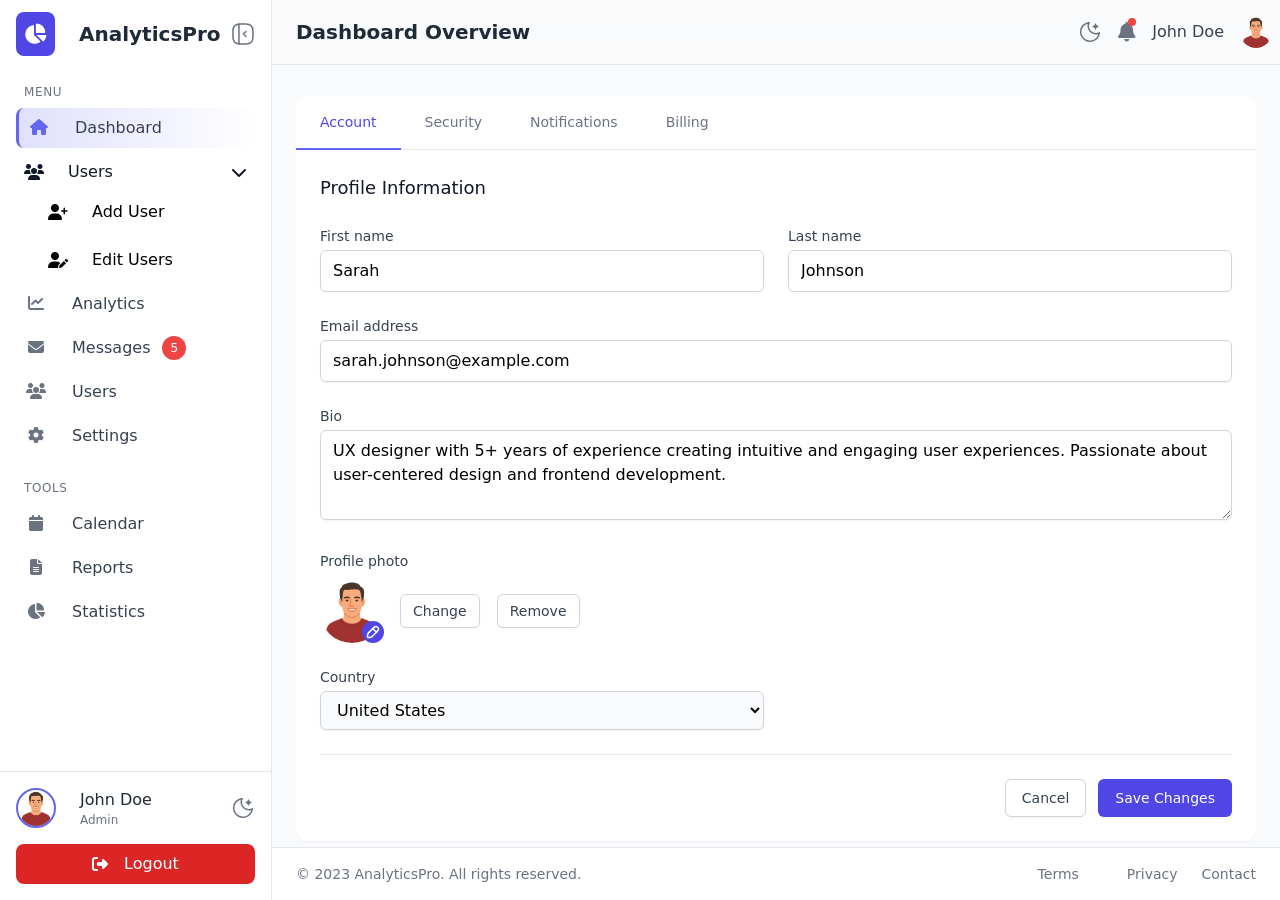
<file: profile.html>
<!DOCTYPE html>
<html lang="en">

<head>
    <meta charset="UTF-8">
    <meta name="viewport" content="width=device-width, initial-scale=1.0">
    <title>Modern Dashboard</title>
    <link rel="icon" href="https://cdn.oaistatic.com/assets/favicon-miwirzcw.ico" sizes="32x32" />
    <link rel="stylesheet" href="./assets/css/output.css">
    <!-- jQuery -->
    <script src="https://code.jquery.com/jquery-3.6.0.min.js"></script>
    <!-- Select2 CSS -->
    <link rel="stylesheet" href="https://cdnjs.cloudflare.com/ajax/libs/font-awesome/6.4.0/css/all.min.css">

</head>

<body class="bg-gray-50 dark:bg-gray-900 transition-colors">
    <!-- Toast Notification Container -->
    <div id="toast-container" class="fixed top-18 right-4 z-50 space-y-4">
        <!-- Toast templates will be inserted here dynamically -->
    </div>
    <div class="flex h-screen overflow-hidden">
        <!-- Modern Sidebar -->
        <aside id="sidebar"
            class="sidebar-expanded sidebar-transition bg-white dark:bg-gray-800 shadow-lg flex flex-col border-r border-gray-200 dark:border-gray-700">
            <!-- Sidebar Header with Logo and Toggle -->
            <div class="px-4 py-3 flex items-center justify-between flex-row">
                <a href="index.html">
                    <div id="logo" class="flex items-center space-x-3 overflow-hidden">
                    <div class="bg-indigo-600 p-2 rounded-lg">
                        <i class="fas fa-chart-pie text-xl text-white"></i>
                    </div>
                    <span id="logo-text"
                        class="text-xl font-bold text-gray-800 dark:text-white whitespace-nowrap">AnalyticsPro</span>
                </div>
                </a>
                <button id="toggle-sidebar"
                    class="text-gray-500 dark:text-gray-400 hover:text-gray-700 dark:hover:text-gray-200 focus:outline-none transition-colors">
                    <!-- Replace the Font Awesome icon with your SVG -->
                    <svg class="sidebar-open hidden" xmlns="http://www.w3.org/2000/svg" width="24" height="24"
                        viewBox="0 0 24 24" fill="none">
                        <path
                            d="M21.97 15V9C21.97 4 19.97 2 14.97 2H8.96997C3.96997 2 1.96997 4 1.96997 9V15C1.96997 20 3.96997 22 8.96997 22H14.97C19.97 22 21.97 20 21.97 15Z"
                            stroke="currentColor" stroke-width="1.5" stroke-linecap="round" stroke-linejoin="round" />
                        <path d="M14.97 2V22" stroke="currentColor" stroke-width="1.5" stroke-linecap="round"
                            stroke-linejoin="round" />
                        <path d="M7.96997 9.43994L10.53 11.9999L7.96997 14.5599" stroke="currentColor"
                            stroke-width="1.5" stroke-linecap="round" stroke-linejoin="round" />
                    </svg>
                    <svg class="sidebar-close" xmlns="http://www.w3.org/2000/svg" width="24px" height="24px"
                        viewBox="0 0 24 24" fill="none">
                        <path
                            d="M21.97 15V9C21.97 4 19.97 2 14.97 2H8.96997C3.96997 2 1.96997 4 1.96997 9V15C1.96997 20 3.96997 22 8.96997 22H14.97C19.97 22 21.97 20 21.97 15Z"
                            stroke="currentColor" stroke-width="1.5" stroke-linecap="round" stroke-linejoin="round" />
                        <path d="M7.96997 2V22" stroke="currentColor" stroke-width="1.5" stroke-linecap="round"
                            stroke-linejoin="round" />
                        <path d="M14.97 9.43994L12.41 11.9999L14.97 14.5599" stroke="currentColor" stroke-width="1.5"
                            stroke-linecap="round" stroke-linejoin="round" />
                    </svg>
                </button>
            </div>

            <!-- Sidebar Content with Modern Navigation -->
            <div class="flex-1 overflow-y-auto py-4 custom-scrollbar">
                <nav>
                    <div class="px-4 mb-6">
                        <p class="text-xs uppercase text-gray-500 dark:text-gray-400 tracking-wider mb-2 px-2"
                            id="menu-title">Menu</p>
                        <ul class="space-y-1">
                            <li>
                                <a href="#"
                                    class="flex items-center space-x-3 p-2 rounded-lg sidebar-link active-sidebar-link">
                                    <div class="sidebar-icon w-6 text-center text-gray-500 dark:text-gray-400">
                                        <i class="fas fa-home"></i>
                                    </div>
                                    <span
                                        class="sidebar-item text-gray-700 dark:text-gray-200 font-medium">Dashboard</span>
                                </a>
                            </li>
                            <li>
                                <div>
                                    <button id="users-toggle"
                                        class="w-full flex items-center justify-between p-2 text-gray-900 dark:text-white collapsible-toggle">
                                        <div class="flex items-center space-x-3">
                                            <i class="fas fa-users sidebar-icon"></i>
                                            <span class="sidebar-item">Users</span>
                                        </div>
                                        <i class="fas fa-chevron-down users-icon collapsible-icon"
                                            id="collapsed-icon"></i>
                                    </button>
                                    <div id="users-items" class="collapsible-content pl-6 space-y-2">
                                        <a href="#"
                                            class="sidebar-link flex items-center p-2 rounded-lg hover:bg-gray-100 dark:text-white dark:hover:bg-gray-700 space-x-3">
                                            <i class="fas fa-user-plus sidebar-icon"></i>
                                            <span class="sidebar-item">Add User</span>
                                        </a>
                                        <a href="#"
                                            class="sidebar-link flex items-center p-2 rounded-lg hover:bg-gray-100 dark:text-white dark:hover:bg-gray-700 space-x-3">
                                            <i class="fas fa-user-edit sidebar-icon"></i>
                                            <span class="sidebar-item">Edit Users</span>
                                        </a>
                                    </div>
                                </div>
                            </li>
                            <li>
                                <a href="#"
                                    class="flex items-center space-x-3 p-2 rounded-lg sidebar-link hover:bg-gray-100 dark:hover:bg-gray-700">
                                    <div class="sidebar-icon w-6 text-center text-gray-500 dark:text-gray-400">
                                        <i class="fas fa-chart-line"></i>
                                    </div>
                                    <span class="sidebar-item text-gray-700 dark:text-gray-200">Analytics</span>
                                </a>
                            </li>
                            <li>
                                <a href="#"
                                    class="flex items-center space-x-3 p-2 rounded-lg sidebar-link hover:bg-gray-100 dark:hover:bg-gray-700">
                                    <div class="sidebar-icon w-6 text-center text-gray-500 dark:text-gray-400">
                                        <i class="fas fa-envelope"></i>
                                    </div>
                                    <span class="sidebar-item text-gray-700 dark:text-gray-200">Messages</span>
                                    <span
                                        class="ml-auto bg-red-500 text-white text-xs px-2 py-1 rounded-full messages-item">5</span>
                                </a>
                            </li>
                            <li>
                                <a href="#"
                                    class="flex items-center space-x-3 p-2 rounded-lg sidebar-link hover:bg-gray-100 dark:hover:bg-gray-700">
                                    <div class="sidebar-icon w-6 text-center text-gray-500 dark:text-gray-400">
                                        <i class="fas fa-users"></i>
                                    </div>
                                    <span class="sidebar-item text-gray-700 dark:text-gray-200">Users</span>
                                </a>
                            </li>
                            <li>
                                <a href="#"
                                    class="flex items-center space-x-3 p-2 rounded-lg sidebar-link hover:bg-gray-100 dark:hover:bg-gray-700">
                                    <div class="sidebar-icon w-6 text-center text-gray-500 dark:text-gray-400">
                                        <i class="fas fa-cog"></i>
                                    </div>
                                    <span class="sidebar-item text-gray-700 dark:text-gray-200">Settings</span>
                                </a>
                            </li>
                        </ul>
                    </div>

                    <div class="px-4 mb-6">
                        <p class="text-xs uppercase text-gray-500 dark:text-gray-400 tracking-wider mb-2 px-2"
                            id="secondary-title">Tools</p>
                        <ul class="space-y-1">
                            <li>
                                <a href="#"
                                    class="flex items-center space-x-3 p-2 rounded-lg sidebar-link hover:bg-gray-100 dark:hover:bg-gray-700">
                                    <div class="sidebar-icon w-6 text-center text-gray-500 dark:text-gray-400">
                                        <i class="fas fa-calendar"></i>
                                    </div>
                                    <span class="sidebar-item text-gray-700 dark:text-gray-200">Calendar</span>
                                </a>
                            </li>
                            <li>
                                <a href="#"
                                    class="flex items-center space-x-3 p-2 rounded-lg sidebar-link hover:bg-gray-100 dark:hover:bg-gray-700">
                                    <div class="sidebar-icon w-6 text-center text-gray-500 dark:text-gray-400">
                                        <i class="fas fa-file-alt"></i>
                                    </div>
                                    <span class="sidebar-item text-gray-700 dark:text-gray-200">Reports</span>
                                </a>
                            </li>
                            <li>
                                <a href="#"
                                    class="flex items-center space-x-3 p-2 rounded-lg sidebar-link hover:bg-gray-100 dark:hover:bg-gray-700">
                                    <div class="sidebar-icon w-6 text-center text-gray-500 dark:text-gray-400">
                                        <i class="fas fa-chart-pie"></i>
                                    </div>
                                    <span class="sidebar-item text-gray-700 dark:text-gray-200">Statistics</span>
                                </a>
                            </li>
                        </ul>
                    </div>
                </nav>
            </div>

            <!-- Sidebar Footer with User Profile and Theme Toggle -->
            <div class="p-4 border-t border-gray-200 dark:border-gray-700">
                <div class="flex items-center justify-between mb-4 flex-row">
                    <div id="footer-profile" class="flex items-center space-x-3">
                        <img src="./assets/images/user.png" alt="User"
                            class="rounded-full w-10 h-10 object-cover border-2 border-indigo-500">
                        <div class="sidebar-item">
                            <p class="font-medium text-gray-800 dark:text-white">John Doe</p>
                            <p class="text-xs text-gray-500 dark:text-gray-400">Admin</p>
                        </div>
                    </div>
                    <button id="sidebar-theme-toggle"
                        class="text-gray-500 dark:text-gray-400 hover:text-gray-700 dark:hover:text-gray-200 focus:outline-none transition-colors">
                        <svg class="size-6 moon dark:hidden" width="24" height="24" viewBox="0 0 24 24" fill="none"
                            xmlns="http://www.w3.org/2000/svg">
                            <path fill-rule="evenodd" clip-rule="evenodd"
                                d="M20.2496 14.1987C19.5326 14.3951 18.7782 14.5 18 14.5C13.3056 14.5 9.5 10.6944 9.5 5.99999C9.5 5.22185 9.60487 4.4674 9.80124 3.75043C6.15452 4.72095 3.46777 8.04578 3.46777 11.9981C3.46777 16.7114 7.28864 20.5323 12.0019 20.5323C15.9543 20.5323 19.2791 17.8455 20.2496 14.1987ZM20.5196 12.5328C19.7378 12.8346 18.8882 13 18 13C14.134 13 11 9.86598 11 5.99999C11 5.11181 11.1654 4.26226 11.4671 3.48047C11.6142 3.09951 11.7935 2.73464 12.0019 2.38923C12.0888 2.24526 12.1807 2.10466 12.2774 1.9677C12.1858 1.96523 12.094 1.96399 12.0019 1.96399C11.4758 1.96399 10.9592 2.00448 10.455 2.0825C5.64774 2.8264 1.96777 6.98251 1.96777 11.9981C1.96777 17.5398 6.46021 22.0323 12.0019 22.0323C17.0176 22.0323 21.1737 18.3523 21.9176 13.545C21.9956 13.0408 22.0361 12.5242 22.0361 11.9981C22.0361 11.906 22.0348 11.8141 22.0323 11.7226C21.8953 11.8193 21.7547 11.9112 21.6107 11.9981C21.2653 12.2065 20.9005 12.3858 20.5196 12.5328Z"
                                fill="currentColor"></path>
                            <path
                                d="M16.3333 5.33333L17.5 3L18.6667 5.33333L21 6.5L18.6667 7.66667L17.5 10L16.3333 7.66667L14 6.5L16.3333 5.33333Z"
                                fill="currentColor"></path>
                        </svg>
                        <svg class="size-6 sun dark:block" width="24" height="24" viewBox="0 0 24 24" fill="none"
                            xmlns="http://www.w3.org/2000/svg">
                            <path
                                d="M12.0002 3.29071V1.76746M5.8418 18.1585L4.7647 19.2356M12.0002 22.2326V20.7093M19.2357 4.76456L18.1586 5.84166M20.7095 12H22.2327M18.1586 18.1584L19.2357 19.2355M1.76758 12H3.29083M4.76462 4.7645L5.84173 5.8416M15.7123 8.2877C17.7626 10.338 17.7626 13.6621 15.7123 15.7123C13.6621 17.7626 10.338 17.7626 8.2877 15.7123C6.23745 13.6621 6.23745 10.338 8.2877 8.2877C10.338 6.23745 13.6621 6.23745 15.7123 8.2877Z"
                                stroke="currentColor" stroke-width="1.5" stroke-linecap="square"
                                stroke-linejoin="round"></path>
                        </svg>
                    </button>
                </div>
                <button
                    class="w-full flex items-center justify-center space-x-2 p-2 rounded-lg bg-red-600 hover:bg-red-700 transition-colors focus:ring-red-400">
                    <i class="fas fa-sign-out-alt text-white"></i>
                    <span class="sidebar-item text-white font-medium">Logout</span>
                </button>
            </div>
        </aside>

        <!-- Main Content -->
        <div class="flex-1 flex flex-col overflow-hidden">
            <!-- Navbar -->
            <header
                class="fixed z-1 border-b border-gray-200 dark:border-gray-700 bg-white/10 dark:bg-gray-800/10 backdrop-blur-md ">
                <div class="flex items-center justify-between px-6 py-4">
                    <div class="flex items-center space-x-4">
                        <h1 class="text-xl font-semibold text-gray-800 dark:text-white">Dashboard Overview</h1>
                    </div>
                    <div class="flex items-center space-x-4">
                        <button id="dark-mode-toggle"
                            class="text-gray-500 dark:text-gray-300 hover:text-gray-700 dark:hover:text-gray-100 focus:outline-none transition-colors">
                            <svg class="size-6 moon dark:hidden" width="24" height="24" viewBox="0 0 24 24" fill="none"
                                xmlns="http://www.w3.org/2000/svg">
                                <path fill-rule="evenodd" clip-rule="evenodd"
                                    d="M20.2496 14.1987C19.5326 14.3951 18.7782 14.5 18 14.5C13.3056 14.5 9.5 10.6944 9.5 5.99999C9.5 5.22185 9.60487 4.4674 9.80124 3.75043C6.15452 4.72095 3.46777 8.04578 3.46777 11.9981C3.46777 16.7114 7.28864 20.5323 12.0019 20.5323C15.9543 20.5323 19.2791 17.8455 20.2496 14.1987ZM20.5196 12.5328C19.7378 12.8346 18.8882 13 18 13C14.134 13 11 9.86598 11 5.99999C11 5.11181 11.1654 4.26226 11.4671 3.48047C11.6142 3.09951 11.7935 2.73464 12.0019 2.38923C12.0888 2.24526 12.1807 2.10466 12.2774 1.9677C12.1858 1.96523 12.094 1.96399 12.0019 1.96399C11.4758 1.96399 10.9592 2.00448 10.455 2.0825C5.64774 2.8264 1.96777 6.98251 1.96777 11.9981C1.96777 17.5398 6.46021 22.0323 12.0019 22.0323C17.0176 22.0323 21.1737 18.3523 21.9176 13.545C21.9956 13.0408 22.0361 12.5242 22.0361 11.9981C22.0361 11.906 22.0348 11.8141 22.0323 11.7226C21.8953 11.8193 21.7547 11.9112 21.6107 11.9981C21.2653 12.2065 20.9005 12.3858 20.5196 12.5328Z"
                                    fill="currentColor"></path>
                                <path
                                    d="M16.3333 5.33333L17.5 3L18.6667 5.33333L21 6.5L18.6667 7.66667L17.5 10L16.3333 7.66667L14 6.5L16.3333 5.33333Z"
                                    fill="currentColor"></path>
                            </svg>
                            <svg class="size-6 sun dark:block" width="24" height="24" viewBox="0 0 24 24" fill="none"
                                xmlns="http://www.w3.org/2000/svg">
                                <path
                                    d="M12.0002 3.29071V1.76746M5.8418 18.1585L4.7647 19.2356M12.0002 22.2326V20.7093M19.2357 4.76456L18.1586 5.84166M20.7095 12H22.2327M18.1586 18.1584L19.2357 19.2355M1.76758 12H3.29083M4.76462 4.7645L5.84173 5.8416M15.7123 8.2877C17.7626 10.338 17.7626 13.6621 15.7123 15.7123C13.6621 17.7626 10.338 17.7626 8.2877 15.7123C6.23745 13.6621 6.23745 10.338 8.2877 8.2877C10.338 6.23745 13.6621 6.23745 15.7123 8.2877Z"
                                    stroke="currentColor" stroke-width="1.5" stroke-linecap="square"
                                    stroke-linejoin="round"></path>
                            </svg>
                        </button>
                        <div class="relative">
                            <button
                                class="text-gray-500 dark:text-gray-300 hover:text-gray-700 dark:hover:text-gray-100 focus:outline-none transition-colors relative">
                                <i class="fas fa-bell text-xl"></i>
                                <span class="absolute top-0 right-0 h-2 w-2 rounded-full bg-red-500"></span>
                            </button>
                        </div>
                        <div class="relative">
                            <button id="user-menu-button" class="flex items-center space-x-2 focus:outline-none">
                                <span class="text-gray-700 dark:text-gray-200 hidden md:inline">John Doe</span>
                                <img src="./assets/images/user.png" alt="User"
                                    class="rounded-full w-8 h-8 object-cover">
                            </button>
                            <div id="user-menu"
                                class="hidden absolute right-0 mt-2 w-48 bg-white dark:bg-gray-800 rounded-md shadow-lg py-1 z-20 border border-gray-200 dark:border-gray-700">
                                <a href="profile.html"
                                    class="block px-4 py-2 text-sm text-gray-700 dark:text-gray-200 hover:bg-gray-100 dark:hover:bg-gray-700 transition-colors">Your
                                    Profile</a>
                                <a href="#"
                                    class="block px-4 py-2 text-sm text-red-600 hover:bg-gray-100 dark:hover:bg-gray-700 transition-colors">
                                    <i class="fas fa-sign-out-alt me-2"></i>Logout</a>
                            </div>
                        </div>
                    </div>
                </div>
            </header>
            <!-- Main Content Area -->
            <main class="flex-1 overflow-y-auto px-6 pt-24 bg-gray-50 dark:bg-gray-900/50 custom-scrollbar">
                <div class="max-w-6xl mx-auto">
                    <div class="bg-white dark:bg-gray-800 rounded-xl shadow-sm overflow-hidden">
                        <!-- Settings Tabs -->
                        <div class="border-b dark:border-gray-600">
                            <nav class="flex -mb-px">
                                <a href="#"
                                    class="py-4 px-6 text-center border-b-2 font-medium text-sm border-indigo-500 text-indigo-600">
                                    Account
                                </a>
                                <a href="#"
                                    class="py-4 px-6 text-center border-b-2 font-medium text-sm border-transparent text-gray-500 hover:text-gray-700 hover:border-gray-300 dark:hover:text-gray-300">
                                    Security
                                </a>
                                <a href="#"
                                    class="py-4 px-6 text-center border-b-2 font-medium text-sm border-transparent text-gray-500 hover:text-gray-700 hover:border-gray-300 dark:hover:text-gray-300">
                                    Notifications
                                </a>
                                <a href="#"
                                    class="py-4 px-6 text-center border-b-2 font-medium text-sm border-transparent text-gray-500 hover:text-gray-700 hover:border-gray-300 dark:hover:text-gray-300">
                                    Billing
                                </a>
                            </nav>
                        </div>

                        <!-- Account Settings Form -->
                        <div class="p-6">
                            <h3 class="text-lg font-medium text-gray-900 mb-6 dark:text-white">Profile Information</h3>

                            <form class="space-y-6">
                                <div class="grid grid-cols-1 md:grid-cols-2 gap-6">
                                    <div>
                                        <label for="first-name"
                                            class="block text-sm font-medium text-gray-700 mb-1 dark:text-white">First
                                            name</label>
                                        <input type="text" id="first-name" value="Sarah"
                                            class="w-full px-3 py-2 border border-gray-300 dark:text-white rounded-md shadow-sm focus:outline-none focus:ring-indigo-500 focus:border-indigo-500">
                                    </div>
                                    <div>
                                        <label for="last-name"
                                            class="block text-sm font-medium text-gray-700 mb-1 dark:text-white">Last
                                            name</label>
                                        <input type="text" id="last-name" value="Johnson"
                                            class="w-full px-3 py-2 dark:text-white border border-gray-300 rounded-md shadow-sm focus:outline-none focus:ring-indigo-500 focus:border-indigo-500">
                                    </div>
                                </div>

                                <div>
                                    <label for="email"
                                        class="block text-sm font-medium text-gray-700 mb-1 dark:text-white">Email
                                        address</label>
                                    <input type="email" id="email" value="sarah.johnson@example.com"
                                        class="w-full px-3 py-2 dark:text-white border border-gray-300 rounded-md shadow-sm focus:outline-none focus:ring-indigo-500 focus:border-indigo-500">
                                </div>

                                <div>
                                    <label for="bio"
                                        class="block text-sm font-medium text-gray-700 mb-1 dark:text-white">Bio</label>
                                    <textarea id="bio" rows="3"
                                        class="w-full px-3 py-2 dark:text-white border border-gray-300 rounded-md shadow-sm focus:outline-none focus:ring-indigo-500 focus:border-indigo-500">UX designer with 5+ years of experience creating intuitive and engaging user experiences. Passionate about user-centered design and frontend development.</textarea>
                                </div>

                                <div>
                                    <label class="block text-sm font-medium text-gray-700 mb-2 dark:text-white">Profile
                                        photo</label>
                                    <div class="flex items-center">
                                        <div class="relative mr-4">
                                            <img src="./assets/images/user.png" alt="Profile"
                                                class="h-16 w-16 rounded-full object-cover">
                                            <button
                                                class="absolute bottom-0 right-0 bg-indigo-600 text-white p-1 rounded-full hover:bg-indigo-700 transition">
                                                <svg xmlns="http://www.w3.org/2000/svg" width="14" height="14"
                                                    viewBox="0 0 14 14" fill="none">
                                                    <path
                                                        d="M8.03006 2.35161L2.23203 8.14964C2.00274 8.37893 1.78984 8.80472 1.7407 9.11591L1.42951 11.327C1.31486 12.1295 1.87174 12.6864 2.67428 12.5717L4.88533 12.2605C5.19652 12.2114 5.63878 11.9985 5.8517 11.7692L11.6496 5.97128C12.6487 4.9722 13.1237 3.80928 11.6496 2.33522C10.1919 0.877541 9.02914 1.35253 8.03006 2.35161Z"
                                                        stroke="white" stroke-width="1.5" stroke-miterlimit="10"
                                                        stroke-linecap="round" stroke-linejoin="round" />
                                                    <path
                                                        d="M7.19482 3.18695C7.68618 4.95582 9.06192 6.33156 10.8308 6.82291"
                                                        stroke="white" stroke-width="1.5" stroke-miterlimit="10"
                                                        stroke-linecap="round" stroke-linejoin="round" />
                                                </svg>
                                            </button>
                                        </div>
                                        <div>
                                            <button type="button"
                                                class="bg-white dark:bg-gray-800  dark:text-white py-2 px-3 border border-gray-300 rounded-md shadow-sm text-sm leading-4 font-medium text-gray-700 hover:bg-gray-50 focus:outline-none focus:ring-2 focus:ring-offset-2 focus:ring-indigo-500">
                                                Change
                                            </button>
                                            <button type="button"
                                                class="ml-3 bg-white dark:bg-gray-800 dark:text-white py-2 px-3 border border-gray-300 rounded-md shadow-sm text-sm leading-4 font-medium text-gray-700 hover:bg-gray-50 focus:outline-none focus:ring-2 focus:ring-offset-2 focus:ring-indigo-500">
                                                Remove
                                            </button>
                                        </div>
                                    </div>
                                </div>

                                <div class="grid grid-cols-1 md:grid-cols-2 gap-6">
                                    <div>
                                        <label for="country"
                                            class="block text-sm font-medium text-gray-700 mb-1 dark:text-white">Country</label>
                                        <select id="country"
                                            class="w-full px-3 py-2 border bg-gray-50 border-gray-300 dark:text-white  dark:bg-gray-700 rounded-md shadow-sm focus:outline-none focus:ring-indigo-500 focus:border-indigo-500">
                                            <option>United States</option>
                                            <option>Canada</option>
                                            <option>Mexico</option>
                                        </select>
                                    </div>
                                </div>

                                <div class="flex justify-end space-x-3 pt-6 border-t">
                                    <button type="button"
                                        class="bg-white py-2 px-4 border border-gray-300 rounded-md shadow-sm text-sm font-medium text-gray-700 hover:bg-gray-50 focus:outline-none focus:ring-2 focus:ring-offset-2 focus:ring-indigo-500">
                                        Cancel
                                    </button>
                                    <button type="submit"
                                        class="inline-flex justify-center py-2 px-4 border border-transparent shadow-sm text-sm font-medium rounded-md text-white bg-indigo-600 hover:bg-indigo-700 focus:outline-none focus:ring-2 focus:ring-offset-2 focus:ring-indigo-500">
                                        Save Changes
                                    </button>
                                </div>
                            </form>
                        </div>
                    </div>

                    <!-- Danger Zone -->
                    <div
                        class="bg-white dark:bg-gray-800 rounded-xl shadow-sm mt-6 border dark:border-red-950 border-red-200 overflow-hidden">
                        <div class="p-6">
                            <h3 class="text-lg font-medium text-gray-900 mb-2 text-red-600">Danger Zone</h3>
                            <p class="text-sm text-gray-500 mb-4">These actions are irreversible. Proceed with caution.
                            </p>

                            <div class="space-y-4">
                                <div
                                    class="flex items-center justify-between p-4 bg-red-50 dark:bg-red-800 dark:bg-opacity-50 rounded-lg">
                                    <div>
                                        <h4 class="text-sm font-medium text-gray-900">Deactivate Account</h4>
                                        <p class="text-sm text-gray-500">Your account will be deactivated but not
                                            permanently deleted.</p>
                                    </div>
                                    <button
                                        class="py-2 px-4 border border-transparent rounded-md shadow-sm text-sm font-medium text-white bg-red-600 hover:bg-red-700 focus:outline-none focus:ring-2 focus:ring-offset-2 focus:ring-red-500">
                                        Deactivate
                                    </button>
                                </div>

                                <div
                                    class="flex items-center justify-between p-4 bg-red-50 dark:bg-red-800 dark:bg-opacity-50 rounded-lg">
                                    <div>
                                        <h4 class="text-sm font-medium text-gray-900">Delete Account</h4>
                                        <p class="text-sm text-gray-500">Permanently delete your account and all
                                            associated data.</p>
                                    </div>
                                    <button
                                        class="py-2 px-4 border border-transparent rounded-md shadow-sm text-sm font-medium text-white bg-red-600 hover:bg-red-700 focus:outline-none focus:ring-2 focus:ring-offset-2 focus:ring-red-500">
                                        Delete
                                    </button>
                                </div>
                            </div>
                        </div>
                    </div>
                </div>
            </main>

            <!-- Footer -->
            <footer class="bg-white dark:bg-gray-800 border-t border-gray-200 dark:border-gray-700 py-4 px-6">
                <div class="flex flex-col md:flex-row items-center justify-between">
                    <p class="text-sm text-gray-500 dark:text-gray-400">© 2023 AnalyticsPro. All rights reserved.</p>
                    <div class="flex space-x-6 mt-4 md:mt-0">
                        <a href="#"
                            class="text-sm text-gray-500 dark:text-gray-400 hover:text-gray-700 dark:hover:text-gray-200 transition-colors">Terms</a>
                        <a href="#"
                            class="text-sm text-gray-500 dark:text-gray-400 hover:text-gray-700 dark:hover:text-gray-200 transition-colors">Privacy</a>
                        <a href="#"
                            class="text-sm text-gray-500 dark:text-gray-400 hover:text-gray-700 dark:hover:text-gray-200 transition-colors">Contact</a>
                    </div>
                </div>
            </footer>
        </div>
    </div>
    <!-- Before closing body -->
    <!-- <script src="https://cdn.tailwindcss.com"></script> -->
    <script src="./assets/js/tailwind.js"></script>
    <script src="./assets/js/script.js"></script>
</body>

</html>
</file>
